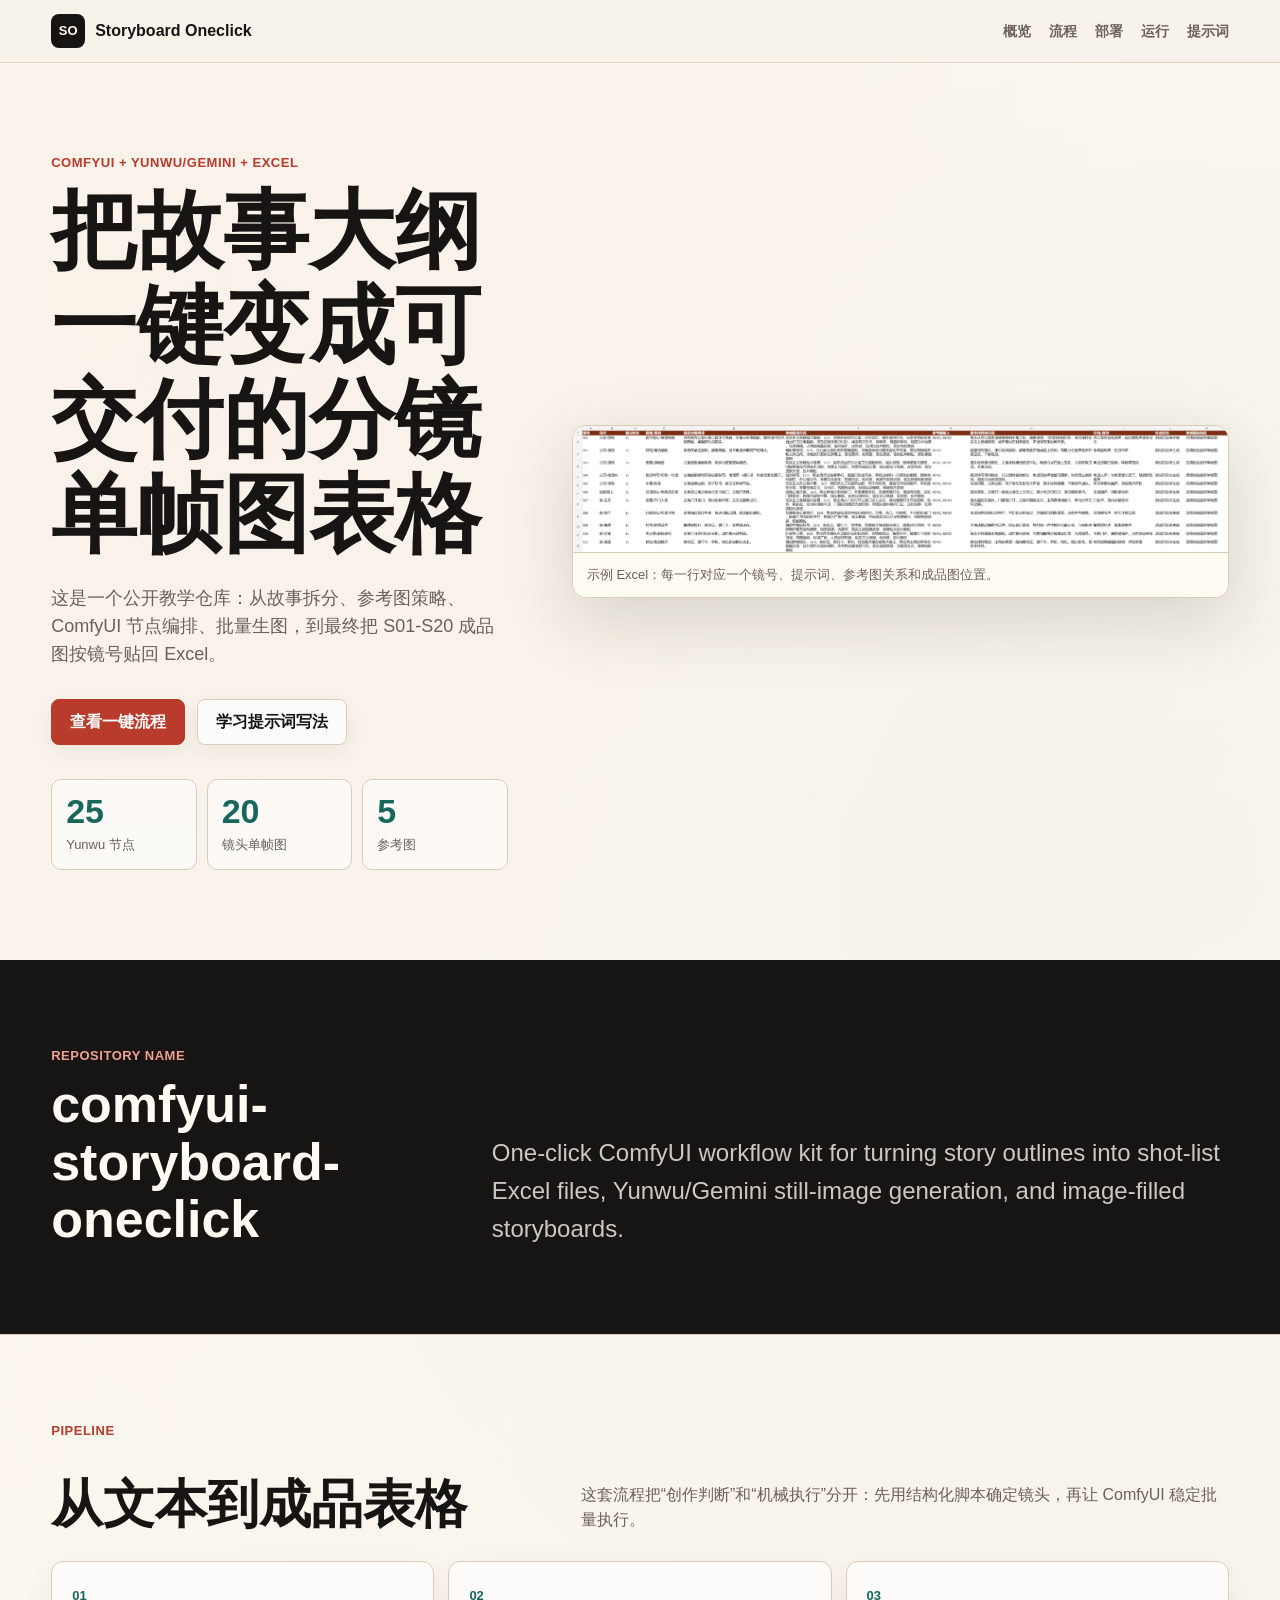
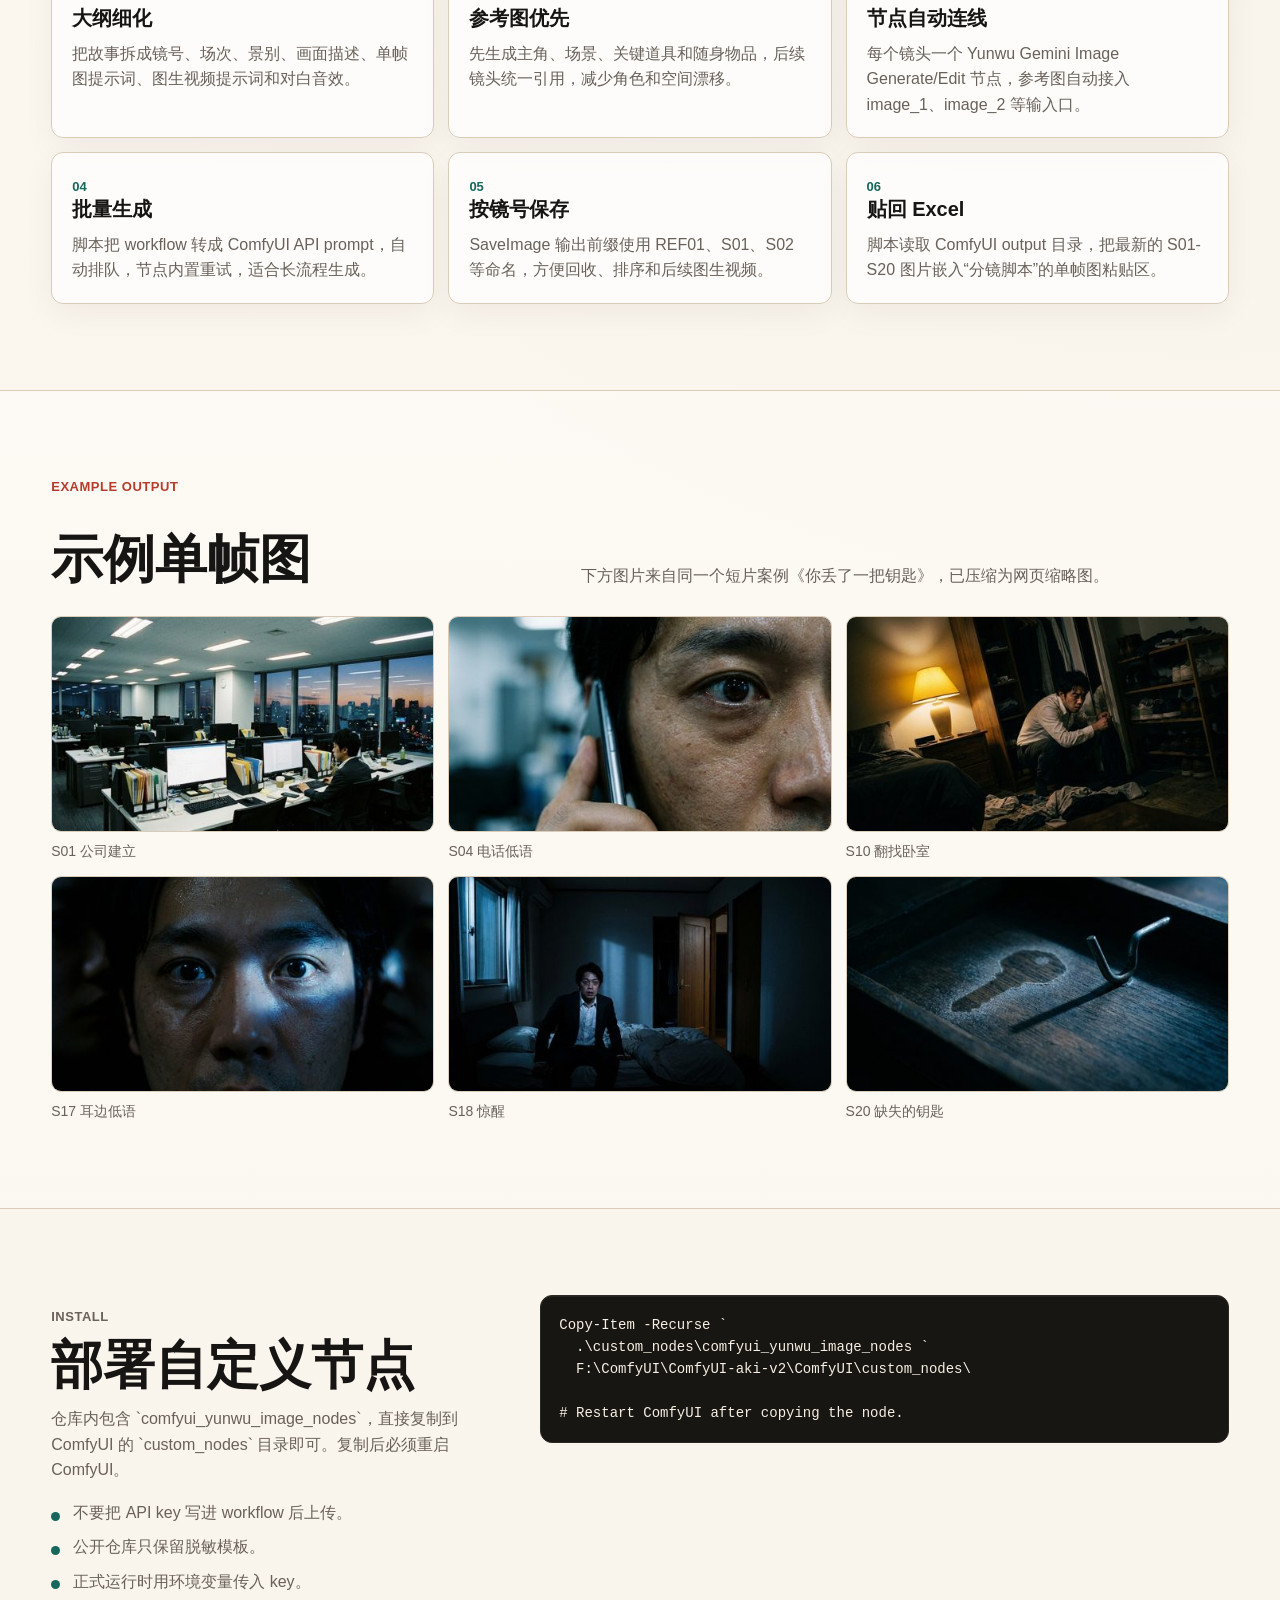
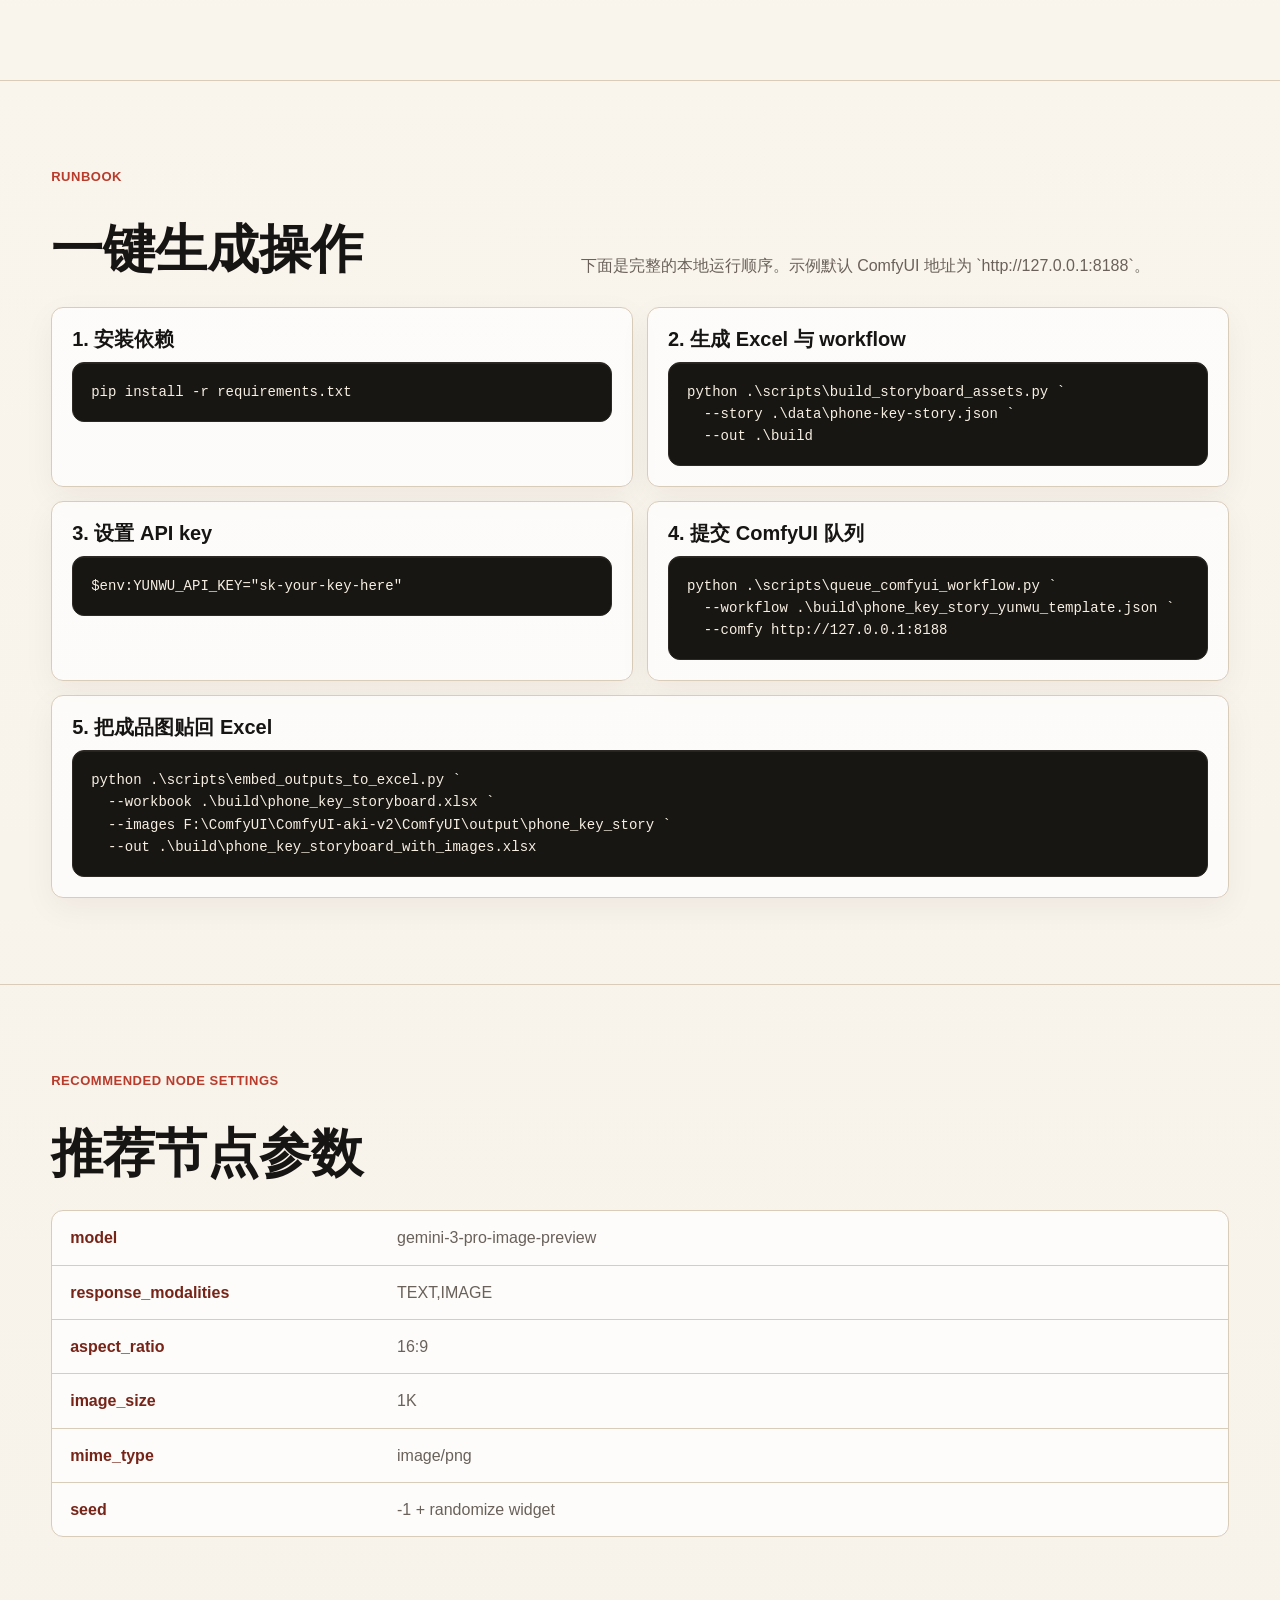
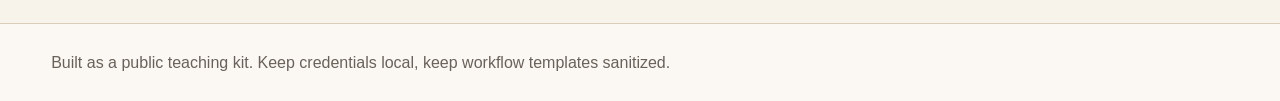
<file: index.html>
<!doctype html>
<html lang="zh-CN">
<head>
  <meta charset="utf-8">
  <meta name="viewport" content="width=device-width, initial-scale=1">
  <title>ComfyUI Storyboard Oneclick</title>
  <meta name="description" content="A public teaching kit for building a one-click ComfyUI storyboard pipeline with Yunwu/Gemini image generation and Excel storyboards.">
  <link rel="stylesheet" href="styles.css">
</head>
<body>
  <header class="site-header">
    <a class="brand" href="index.html">
      <span class="brand-mark">SO</span>
      <span>Storyboard Oneclick</span>
    </a>
    <nav aria-label="Main navigation">
      <a href="#overview">概览</a>
      <a href="#pipeline">流程</a>
      <a href="#install">部署</a>
      <a href="#runbook">运行</a>
      <a href="prompts.html">提示词</a>
    </nav>
  </header>

  <main>
    <section class="hero" id="overview">
      <div class="hero-copy">
        <p class="eyebrow">ComfyUI + Yunwu/Gemini + Excel</p>
        <h1>把故事大纲一键变成可交付的分镜单帧图表格</h1>
        <p class="lead">这是一个公开教学仓库：从故事拆分、参考图策略、ComfyUI 节点编排、批量生图，到最终把 S01-S20 成品图按镜号贴回 Excel。</p>
        <div class="hero-actions">
          <a class="button primary" href="#runbook">查看一键流程</a>
          <a class="button" href="prompts.html">学习提示词写法</a>
        </div>
        <dl class="hero-stats" aria-label="Project stats">
          <div><dt>25</dt><dd>Yunwu 节点</dd></div>
          <div><dt>20</dt><dd>镜头单帧图</dd></div>
          <div><dt>5</dt><dd>参考图</dd></div>
        </dl>
      </div>
      <figure class="hero-media">
        <img src="assets/storyboard_preview.png" alt="Excel 分镜表预览">
        <figcaption>示例 Excel：每一行对应一个镜号、提示词、参考图关系和成品图位置。</figcaption>
      </figure>
    </section>

    <section class="section intro-band">
      <div>
        <p class="eyebrow">Repository Name</p>
        <h2>comfyui-storyboard-oneclick</h2>
      </div>
      <p class="band-copy">One-click ComfyUI workflow kit for turning story outlines into shot-list Excel files, Yunwu/Gemini still-image generation, and image-filled storyboards.</p>
    </section>

    <section class="section" id="pipeline">
      <div class="section-heading">
        <p class="eyebrow">Pipeline</p>
        <h2>从文本到成品表格</h2>
        <p>这套流程把“创作判断”和“机械执行”分开：先用结构化脚本确定镜头，再让 ComfyUI 稳定批量执行。</p>
      </div>
      <div class="flow-grid">
        <article>
          <span>01</span>
          <h3>大纲细化</h3>
          <p>把故事拆成镜号、场次、景别、画面描述、单帧图提示词、图生视频提示词和对白音效。</p>
        </article>
        <article>
          <span>02</span>
          <h3>参考图优先</h3>
          <p>先生成主角、场景、关键道具和随身物品，后续镜头统一引用，减少角色和空间漂移。</p>
        </article>
        <article>
          <span>03</span>
          <h3>节点自动连线</h3>
          <p>每个镜头一个 Yunwu Gemini Image Generate/Edit 节点，参考图自动接入 image_1、image_2 等输入口。</p>
        </article>
        <article>
          <span>04</span>
          <h3>批量生成</h3>
          <p>脚本把 workflow 转成 ComfyUI API prompt，自动排队，节点内置重试，适合长流程生成。</p>
        </article>
        <article>
          <span>05</span>
          <h3>按镜号保存</h3>
          <p>SaveImage 输出前缀使用 REF01、S01、S02 等命名，方便回收、排序和后续图生视频。</p>
        </article>
        <article>
          <span>06</span>
          <h3>贴回 Excel</h3>
          <p>脚本读取 ComfyUI output 目录，把最新的 S01-S20 图片嵌入“分镜脚本”的单帧图粘贴区。</p>
        </article>
      </div>
    </section>

    <section class="section showcase">
      <div class="section-heading">
        <p class="eyebrow">Example Output</p>
        <h2>示例单帧图</h2>
        <p>下方图片来自同一个短片案例《你丢了一把钥匙》，已压缩为网页缩略图。</p>
      </div>
      <div class="still-grid">
        <figure><img src="assets/sample-stills/S01.jpg" alt="S01 公司电话前"><figcaption>S01 公司建立</figcaption></figure>
        <figure><img src="assets/sample-stills/S04.jpg" alt="S04 电话低语"><figcaption>S04 电话低语</figcaption></figure>
        <figure><img src="assets/sample-stills/S10.jpg" alt="S10 翻找卧室"><figcaption>S10 翻找卧室</figcaption></figure>
        <figure><img src="assets/sample-stills/S17.jpg" alt="S17 耳边低语"><figcaption>S17 耳边低语</figcaption></figure>
        <figure><img src="assets/sample-stills/S18.jpg" alt="S18 惊醒"><figcaption>S18 惊醒</figcaption></figure>
        <figure><img src="assets/sample-stills/S20.jpg" alt="S20 钥匙缺失"><figcaption>S20 缺失的钥匙</figcaption></figure>
      </div>
    </section>

    <section class="section two-col" id="install">
      <div>
        <p class="eyebrow">Install</p>
        <h2>部署自定义节点</h2>
        <p>仓库内包含 `comfyui_yunwu_image_nodes`，直接复制到 ComfyUI 的 `custom_nodes` 目录即可。复制后必须重启 ComfyUI。</p>
        <ul class="check-list">
          <li>不要把 API key 写进 workflow 后上传。</li>
          <li>公开仓库只保留脱敏模板。</li>
          <li>正式运行时用环境变量传入 key。</li>
        </ul>
      </div>
      <pre><code>Copy-Item -Recurse `
  .\custom_nodes\comfyui_yunwu_image_nodes `
  F:\ComfyUI\ComfyUI-aki-v2\ComfyUI\custom_nodes\

# Restart ComfyUI after copying the node.</code></pre>
    </section>

    <section class="section" id="runbook">
      <div class="section-heading">
        <p class="eyebrow">Runbook</p>
        <h2>一键生成操作</h2>
        <p>下面是完整的本地运行顺序。示例默认 ComfyUI 地址为 `http://127.0.0.1:8188`。</p>
      </div>
      <div class="runbook-grid">
        <article>
          <h3>1. 安装依赖</h3>
          <pre><code>pip install -r requirements.txt</code></pre>
        </article>
        <article>
          <h3>2. 生成 Excel 与 workflow</h3>
          <pre><code>python .\scripts\build_storyboard_assets.py `
  --story .\data\phone-key-story.json `
  --out .\build</code></pre>
        </article>
        <article>
          <h3>3. 设置 API key</h3>
          <pre><code>$env:YUNWU_API_KEY="sk-your-key-here"</code></pre>
        </article>
        <article>
          <h3>4. 提交 ComfyUI 队列</h3>
          <pre><code>python .\scripts\queue_comfyui_workflow.py `
  --workflow .\build\phone_key_story_yunwu_template.json `
  --comfy http://127.0.0.1:8188</code></pre>
        </article>
        <article class="wide">
          <h3>5. 把成品图贴回 Excel</h3>
          <pre><code>python .\scripts\embed_outputs_to_excel.py `
  --workbook .\build\phone_key_storyboard.xlsx `
  --images F:\ComfyUI\ComfyUI-aki-v2\ComfyUI\output\phone_key_story `
  --out .\build\phone_key_storyboard_with_images.xlsx</code></pre>
        </article>
      </div>
    </section>

    <section class="section parameter-section">
      <div class="section-heading">
        <p class="eyebrow">Recommended Node Settings</p>
        <h2>推荐节点参数</h2>
      </div>
      <div class="parameter-table" role="table" aria-label="Recommended parameters">
        <div role="row"><strong>model</strong><span>gemini-3-pro-image-preview</span></div>
        <div role="row"><strong>response_modalities</strong><span>TEXT,IMAGE</span></div>
        <div role="row"><strong>aspect_ratio</strong><span>16:9</span></div>
        <div role="row"><strong>image_size</strong><span>1K</span></div>
        <div role="row"><strong>mime_type</strong><span>image/png</span></div>
        <div role="row"><strong>seed</strong><span>-1 + randomize widget</span></div>
      </div>
    </section>
  </main>

  <footer class="site-footer">
    <p>Built as a public teaching kit. Keep credentials local, keep workflow templates sanitized.</p>
  </footer>
</body>
</html>
</file>
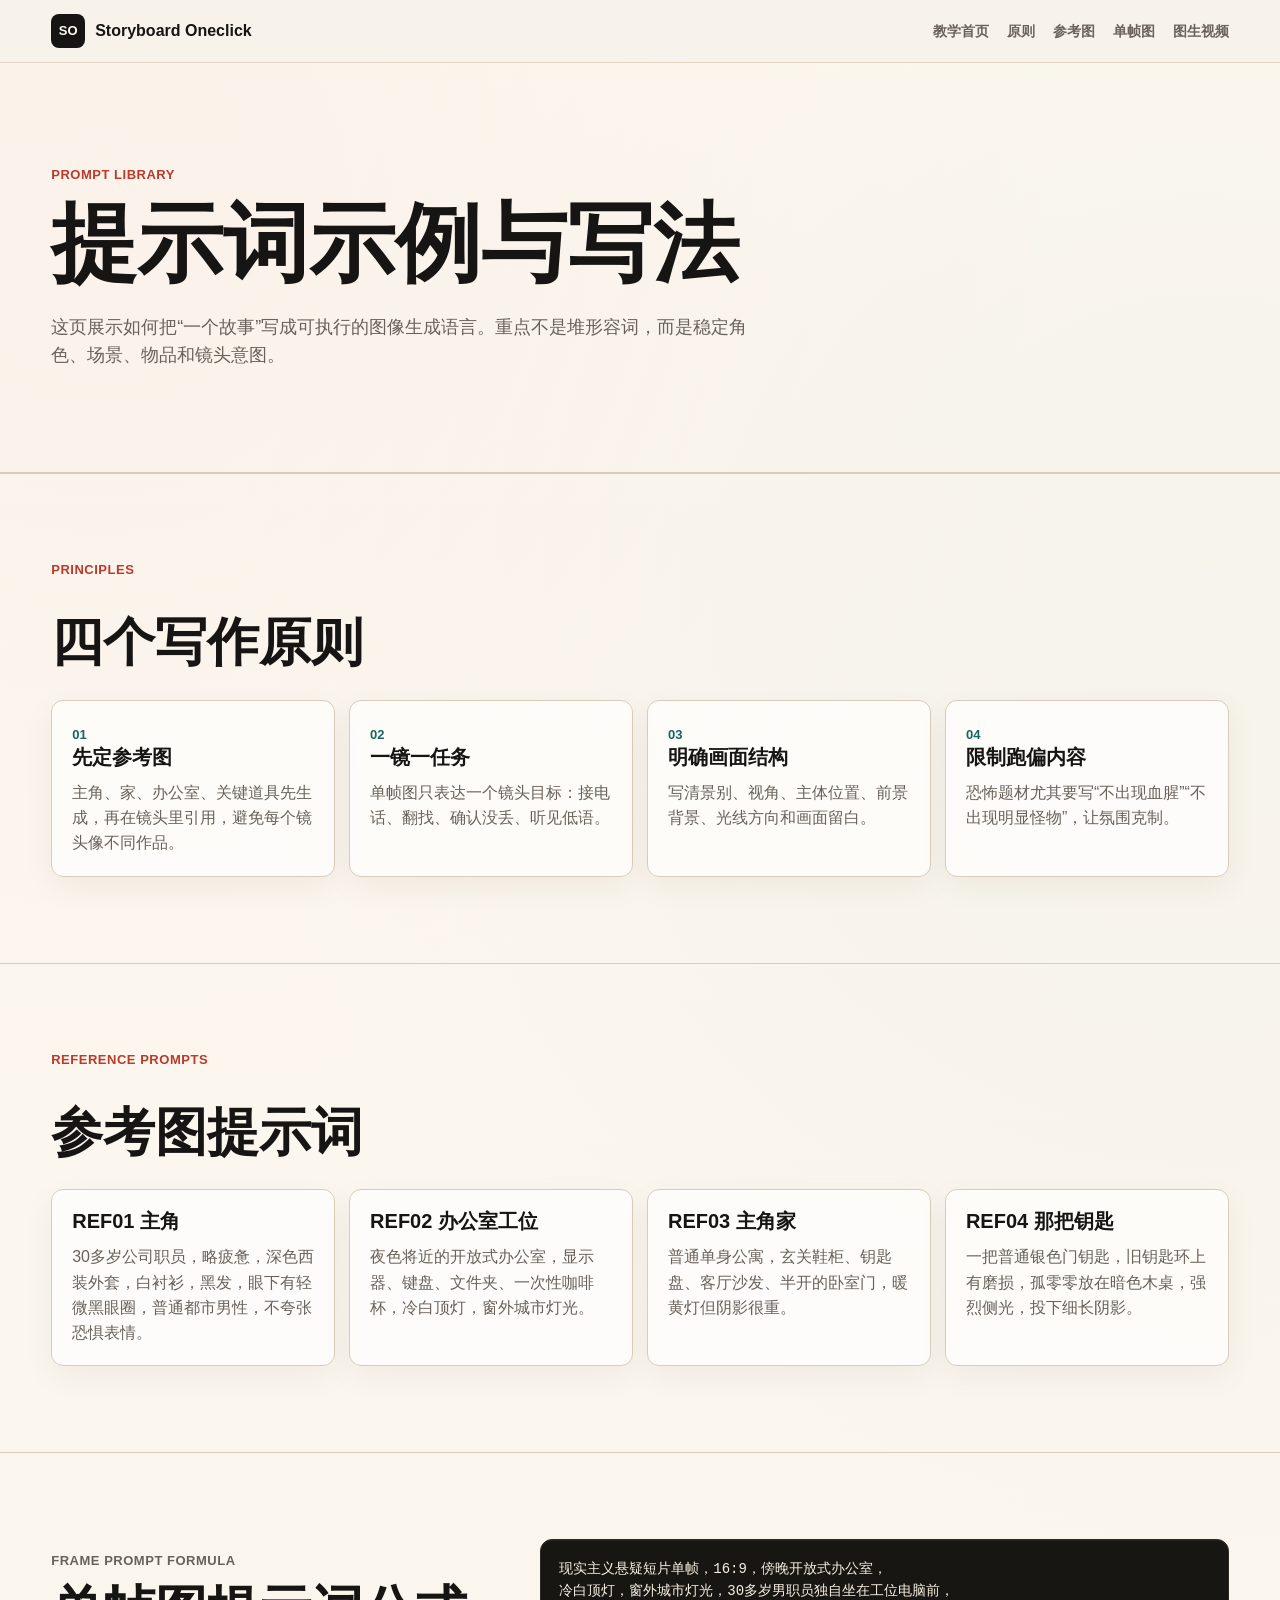
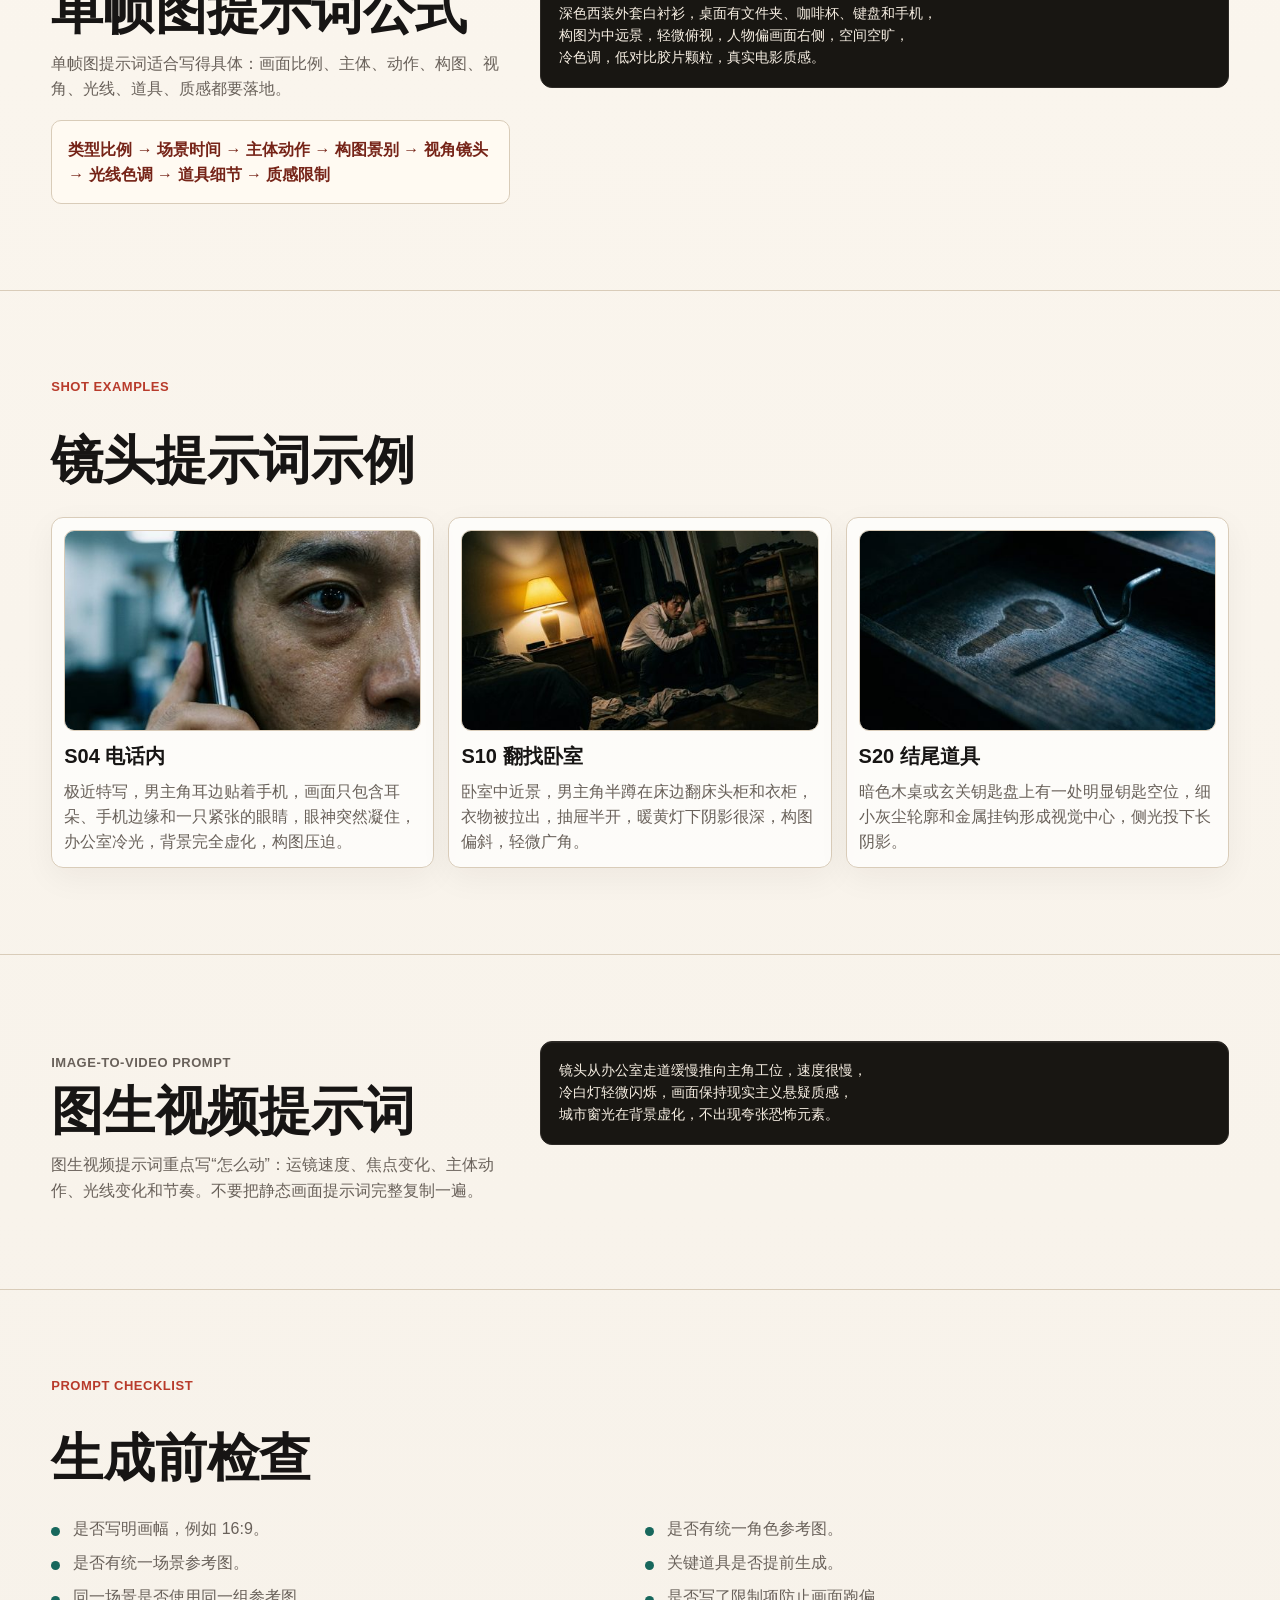
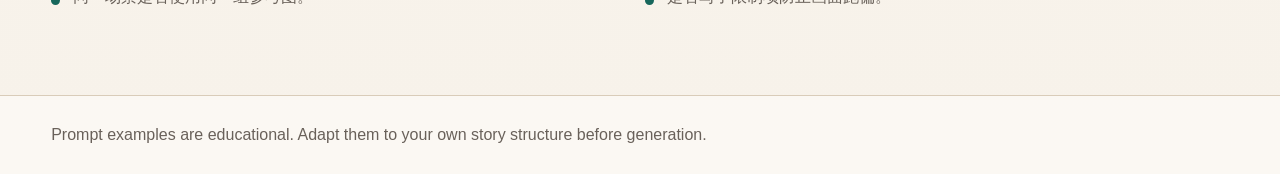
<file: prompts.html>
<!doctype html>
<html lang="zh-CN">
<head>
  <meta charset="utf-8">
  <meta name="viewport" content="width=device-width, initial-scale=1">
  <title>提示词示例 | ComfyUI Storyboard Oneclick</title>
  <meta name="description" content="Prompt examples for reference images, storyboard stills, and image-to-video movement prompts.">
  <link rel="stylesheet" href="styles.css">
</head>
<body>
  <header class="site-header">
    <a class="brand" href="index.html">
      <span class="brand-mark">SO</span>
      <span>Storyboard Oneclick</span>
    </a>
    <nav aria-label="Main navigation">
      <a href="index.html">教学首页</a>
      <a href="#principles">原则</a>
      <a href="#reference">参考图</a>
      <a href="#frame">单帧图</a>
      <a href="#video">图生视频</a>
    </nav>
  </header>

  <main>
    <section class="page-title">
      <p class="eyebrow">Prompt Library</p>
      <h1>提示词示例与写法</h1>
      <p class="lead">这页展示如何把“一个故事”写成可执行的图像生成语言。重点不是堆形容词，而是稳定角色、场景、物品和镜头意图。</p>
    </section>

    <section class="section" id="principles">
      <div class="section-heading">
        <p class="eyebrow">Principles</p>
        <h2>四个写作原则</h2>
      </div>
      <div class="flow-grid compact">
        <article>
          <span>01</span>
          <h3>先定参考图</h3>
          <p>主角、家、办公室、关键道具先生成，再在镜头里引用，避免每个镜头像不同作品。</p>
        </article>
        <article>
          <span>02</span>
          <h3>一镜一任务</h3>
          <p>单帧图只表达一个镜头目标：接电话、翻找、确认没丢、听见低语。</p>
        </article>
        <article>
          <span>03</span>
          <h3>明确画面结构</h3>
          <p>写清景别、视角、主体位置、前景背景、光线方向和画面留白。</p>
        </article>
        <article>
          <span>04</span>
          <h3>限制跑偏内容</h3>
          <p>恐怖题材尤其要写“不出现血腥”“不出现明显怪物”，让氛围克制。</p>
        </article>
      </div>
    </section>

    <section class="section" id="reference">
      <div class="section-heading">
        <p class="eyebrow">Reference Prompts</p>
        <h2>参考图提示词</h2>
      </div>
      <div class="prompt-list">
        <article>
          <h3>REF01 主角</h3>
          <p>30多岁公司职员，略疲惫，深色西装外套，白衬衫，黑发，眼下有轻微黑眼圈，普通都市男性，不夸张恐惧表情。</p>
        </article>
        <article>
          <h3>REF02 办公室工位</h3>
          <p>夜色将近的开放式办公室，显示器、键盘、文件夹、一次性咖啡杯，冷白顶灯，窗外城市灯光。</p>
        </article>
        <article>
          <h3>REF03 主角家</h3>
          <p>普通单身公寓，玄关鞋柜、钥匙盘、客厅沙发、半开的卧室门，暖黄灯但阴影很重。</p>
        </article>
        <article>
          <h3>REF04 那把钥匙</h3>
          <p>一把普通银色门钥匙，旧钥匙环上有磨损，孤零零放在暗色木桌，强烈侧光，投下细长阴影。</p>
        </article>
      </div>
    </section>

    <section class="section two-col" id="frame">
      <div>
        <p class="eyebrow">Frame Prompt Formula</p>
        <h2>单帧图提示词公式</h2>
        <p>单帧图提示词适合写得具体：画面比例、主体、动作、构图、视角、光线、道具、质感都要落地。</p>
        <div class="formula">类型比例 → 场景时间 → 主体动作 → 构图景别 → 视角镜头 → 光线色调 → 道具细节 → 质感限制</div>
      </div>
      <pre><code>现实主义悬疑短片单帧，16:9，傍晚开放式办公室，
冷白顶灯，窗外城市灯光，30多岁男职员独自坐在工位电脑前，
深色西装外套白衬衫，桌面有文件夹、咖啡杯、键盘和手机，
构图为中远景，轻微俯视，人物偏画面右侧，空间空旷，
冷色调，低对比胶片颗粒，真实电影质感。</code></pre>
    </section>

    <section class="section" id="shot-examples">
      <div class="section-heading">
        <p class="eyebrow">Shot Examples</p>
        <h2>镜头提示词示例</h2>
      </div>
      <div class="shot-example-grid">
        <article>
          <img src="assets/sample-stills/S04.jpg" alt="S04 电话低语">
          <h3>S04 电话内</h3>
          <p>极近特写，男主角耳边贴着手机，画面只包含耳朵、手机边缘和一只紧张的眼睛，眼神突然凝住，办公室冷光，背景完全虚化，构图压迫。</p>
        </article>
        <article>
          <img src="assets/sample-stills/S10.jpg" alt="S10 翻找卧室">
          <h3>S10 翻找卧室</h3>
          <p>卧室中近景，男主角半蹲在床边翻床头柜和衣柜，衣物被拉出，抽屉半开，暖黄灯下阴影很深，构图偏斜，轻微广角。</p>
        </article>
        <article>
          <img src="assets/sample-stills/S20.jpg" alt="S20 钥匙缺失">
          <h3>S20 结尾道具</h3>
          <p>暗色木桌或玄关钥匙盘上有一处明显钥匙空位，细小灰尘轮廓和金属挂钩形成视觉中心，侧光投下长阴影。</p>
        </article>
      </div>
    </section>

    <section class="section two-col" id="video">
      <div>
        <p class="eyebrow">Image-to-Video Prompt</p>
        <h2>图生视频提示词</h2>
        <p>图生视频提示词重点写“怎么动”：运镜速度、焦点变化、主体动作、光线变化和节奏。不要把静态画面提示词完整复制一遍。</p>
      </div>
      <pre><code>镜头从办公室走道缓慢推向主角工位，速度很慢，
冷白灯轻微闪烁，画面保持现实主义悬疑质感，
城市窗光在背景虚化，不出现夸张恐怖元素。</code></pre>
    </section>

    <section class="section">
      <div class="section-heading">
        <p class="eyebrow">Prompt Checklist</p>
        <h2>生成前检查</h2>
      </div>
      <ul class="check-list columns">
        <li>是否写明画幅，例如 16:9。</li>
        <li>是否有统一角色参考图。</li>
        <li>是否有统一场景参考图。</li>
        <li>关键道具是否提前生成。</li>
        <li>同一场景是否使用同一组参考图。</li>
        <li>是否写了限制项防止画面跑偏。</li>
      </ul>
    </section>
  </main>

  <footer class="site-footer">
    <p>Prompt examples are educational. Adapt them to your own story structure before generation.</p>
  </footer>
</body>
</html>
</file>
<file: styles.css>
:root {
  color-scheme: light;
  --bg: #f7f2ea;
  --paper: #fffaf2;
  --panel: #ffffff;
  --ink: #171514;
  --muted: #69615a;
  --faint: #ece3d7;
  --line: #d9ccb9;
  --accent: #b83b2b;
  --accent-dark: #762418;
  --green: #17675c;
  --gold: #b9832f;
  --shadow: 0 22px 70px rgba(36, 26, 16, 0.15);
}

* { box-sizing: border-box; }

html { scroll-behavior: smooth; }

body {
  margin: 0;
  background:
    linear-gradient(180deg, rgba(255, 250, 242, 0.74), rgba(247, 242, 234, 0.92)),
    radial-gradient(circle at 8% 6%, rgba(184, 59, 43, 0.12), transparent 28%),
    radial-gradient(circle at 94% 18%, rgba(23, 103, 92, 0.12), transparent 32%),
    var(--bg);
  color: var(--ink);
  font-family: Inter, "Segoe UI", "Microsoft YaHei", Arial, sans-serif;
  line-height: 1.58;
}

a { color: inherit; text-decoration: none; }

img { max-width: 100%; }

.site-header {
  position: sticky;
  top: 0;
  z-index: 20;
  display: flex;
  align-items: center;
  justify-content: space-between;
  gap: 24px;
  padding: 14px clamp(18px, 4vw, 58px);
  border-bottom: 1px solid rgba(217, 204, 185, 0.82);
  background: rgba(247, 242, 234, 0.9);
  backdrop-filter: blur(16px);
}

.brand {
  display: inline-flex;
  align-items: center;
  gap: 10px;
  font-weight: 850;
}

.brand-mark {
  display: inline-grid;
  place-items: center;
  width: 34px;
  height: 34px;
  border-radius: 8px;
  background: var(--ink);
  color: var(--paper);
  font-size: 13px;
  letter-spacing: 0;
}

nav {
  display: flex;
  gap: 18px;
  flex-wrap: wrap;
  color: var(--muted);
  font-size: 14px;
  font-weight: 650;
}

nav a:hover { color: var(--accent); }

.hero {
  display: grid;
  grid-template-columns: minmax(280px, 0.82fr) minmax(380px, 1.18fr);
  gap: clamp(28px, 5vw, 74px);
  align-items: center;
  min-height: calc(100vh - 64px);
  padding: clamp(38px, 7vw, 96px) clamp(18px, 4vw, 58px) clamp(44px, 7vw, 92px);
}

.hero-copy { max-width: 760px; }

.eyebrow, .tag {
  margin: 0 0 10px;
  color: var(--accent);
  font-size: 13px;
  font-weight: 850;
  letter-spacing: 0.04em;
  text-transform: uppercase;
}

h1, h2, h3 {
  margin: 0;
  line-height: 1.1;
  letter-spacing: 0;
}

h1 {
  max-width: 760px;
  font-size: clamp(42px, 7vw, 86px);
}

h2 { font-size: clamp(30px, 4.2vw, 52px); }
h3 { font-size: 20px; }

p { margin: 0; }

.lead {
  margin-top: 22px;
  max-width: 700px;
  color: var(--muted);
  font-size: 18px;
}

.hero-actions {
  display: flex;
  gap: 12px;
  margin-top: 30px;
  flex-wrap: wrap;
}

.button {
  display: inline-flex;
  align-items: center;
  justify-content: center;
  min-height: 46px;
  padding: 0 18px;
  border: 1px solid var(--line);
  border-radius: 8px;
  background: rgba(255, 255, 255, 0.78);
  font-weight: 780;
  box-shadow: 0 8px 22px rgba(36, 26, 16, 0.06);
}

.button.primary {
  border-color: var(--accent);
  background: var(--accent);
  color: #fff;
}

.hero-stats {
  display: grid;
  grid-template-columns: repeat(3, minmax(0, 1fr));
  gap: 10px;
  max-width: 520px;
  margin: 34px 0 0;
}

.hero-stats div {
  border: 1px solid var(--line);
  border-radius: 10px;
  background: rgba(255, 255, 255, 0.58);
  padding: 14px;
}

.hero-stats dt {
  font-size: 34px;
  line-height: 1;
  font-weight: 900;
  color: var(--green);
}

.hero-stats dd {
  margin: 7px 0 0;
  color: var(--muted);
  font-size: 13px;
}

.hero-media {
  margin: 0;
  overflow: hidden;
  border: 1px solid var(--line);
  border-radius: 14px;
  background: var(--panel);
  box-shadow: var(--shadow);
}

.hero-media img {
  display: block;
  width: 100%;
  height: auto;
}

.hero-media figcaption {
  padding: 12px 14px;
  color: var(--muted);
  font-size: 13px;
  border-top: 1px solid var(--line);
  background: var(--paper);
}

.section {
  padding: clamp(46px, 7vw, 86px) clamp(18px, 4vw, 58px);
  border-top: 1px solid var(--line);
}

.intro-band {
  display: grid;
  grid-template-columns: minmax(280px, 0.72fr) minmax(320px, 1.28fr);
  gap: 26px;
  align-items: end;
  background: var(--ink);
  color: var(--paper);
  border-top: 0;
}

.intro-band .eyebrow { color: #f0a18f; }

.band-copy {
  color: rgba(255, 250, 242, 0.78);
  font-size: clamp(18px, 2vw, 24px);
}

.section-heading {
  display: grid;
  grid-template-columns: minmax(260px, 0.78fr) minmax(300px, 1fr);
  gap: 24px;
  align-items: end;
  margin-bottom: 28px;
}

.section-heading .eyebrow { grid-column: 1 / -1; }
.section-heading p:last-child { color: var(--muted); }

.flow-grid {
  display: grid;
  grid-template-columns: repeat(3, minmax(0, 1fr));
  gap: 14px;
}

.flow-grid.compact {
  grid-template-columns: repeat(4, minmax(0, 1fr));
}

.flow-grid article,
.prompt-list article,
.prompt-card,
.runbook-grid article,
.shot-example-grid article {
  border: 1px solid var(--line);
  border-radius: 12px;
  background: rgba(255, 255, 255, 0.72);
  padding: 20px;
  box-shadow: 0 10px 32px rgba(36, 26, 16, 0.05);
}

.flow-grid span {
  color: var(--green);
  font-size: 13px;
  font-weight: 900;
}

.flow-grid p,
.prompt-list p,
.prompt-card p,
.shot-example-grid p,
.two-col p {
  margin-top: 12px;
  color: var(--muted);
}

.showcase {
  background: rgba(255, 255, 255, 0.32);
}

.still-grid,
.shot-example-grid,
.gallery {
  display: grid;
  grid-template-columns: repeat(3, minmax(0, 1fr));
  gap: 14px;
}

.still-grid figure,
.gallery figure {
  margin: 0;
}

.still-grid img,
.gallery img,
.shot-example-grid img {
  display: block;
  width: 100%;
  aspect-ratio: 16 / 9;
  object-fit: cover;
  border-radius: 10px;
  border: 1px solid var(--line);
}

.still-grid figcaption,
.gallery figcaption {
  margin-top: 8px;
  color: var(--muted);
  font-size: 14px;
}

.two-col {
  display: grid;
  grid-template-columns: minmax(280px, 0.8fr) minmax(340px, 1.2fr);
  gap: 30px;
  align-items: start;
}

.check-list {
  display: grid;
  gap: 9px;
  margin: 18px 0 0;
  padding: 0;
  list-style: none;
  color: var(--muted);
}

.check-list li {
  position: relative;
  padding-left: 22px;
}

.check-list li::before {
  content: "";
  position: absolute;
  left: 0;
  top: 0.72em;
  width: 9px;
  height: 9px;
  border-radius: 50%;
  background: var(--green);
}

.check-list.columns {
  grid-template-columns: repeat(2, minmax(0, 1fr));
}

pre {
  margin: 0;
  overflow: auto;
  border-radius: 12px;
  border: 1px solid #2d2a26;
  background: #181612;
  color: #f7efe3;
  padding: 18px;
  font-size: 14px;
  box-shadow: inset 0 1px 0 rgba(255,255,255,0.06);
}

code {
  font-family: "Cascadia Code", Consolas, "SFMono-Regular", monospace;
}

.runbook-grid {
  display: grid;
  grid-template-columns: repeat(2, minmax(0, 1fr));
  gap: 14px;
}

.runbook-grid .wide {
  grid-column: 1 / -1;
}

.runbook-grid h3 {
  margin-bottom: 12px;
}

.parameter-table {
  display: grid;
  border: 1px solid var(--line);
  border-radius: 12px;
  overflow: hidden;
  background: rgba(255, 255, 255, 0.75);
}

.parameter-table div {
  display: grid;
  grid-template-columns: minmax(180px, 0.38fr) 1fr;
  gap: 18px;
  padding: 14px 18px;
  border-bottom: 1px solid var(--line);
}

.parameter-table div:last-child { border-bottom: 0; }
.parameter-table strong { color: var(--accent-dark); }
.parameter-table span { color: var(--muted); }

.page-title {
  padding: clamp(52px, 8vw, 112px) clamp(18px, 4vw, 58px);
  border-bottom: 1px solid var(--line);
}

.page-title h1 {
  max-width: 980px;
}

.prompt-list {
  display: grid;
  grid-template-columns: repeat(4, minmax(0, 1fr));
  gap: 14px;
}

.formula {
  margin-top: 18px;
  padding: 16px;
  border: 1px solid var(--line);
  border-radius: 10px;
  background: var(--paper);
  color: var(--accent-dark);
  font-weight: 800;
}

.shot-example-grid article {
  padding: 12px;
}

.shot-example-grid h3 {
  margin-top: 14px;
}

.site-footer {
  padding: 26px clamp(18px, 4vw, 58px);
  color: var(--muted);
  border-top: 1px solid var(--line);
  background: rgba(255, 255, 255, 0.42);
}

@media (max-width: 980px) {
  .hero,
  .intro-band,
  .section-heading,
  .two-col {
    grid-template-columns: 1fr;
  }

  .flow-grid,
  .flow-grid.compact,
  .prompt-list,
  .still-grid,
  .shot-example-grid {
    grid-template-columns: repeat(2, minmax(0, 1fr));
  }
}

@media (max-width: 620px) {
  .site-header {
    align-items: flex-start;
    flex-direction: column;
  }

  h1 { font-size: 40px; }

  .hero-stats,
  .flow-grid,
  .flow-grid.compact,
  .prompt-list,
  .still-grid,
  .shot-example-grid,
  .runbook-grid,
  .check-list.columns {
    grid-template-columns: 1fr;
  }

  .parameter-table div {
    grid-template-columns: 1fr;
    gap: 4px;
  }
}
</file>
